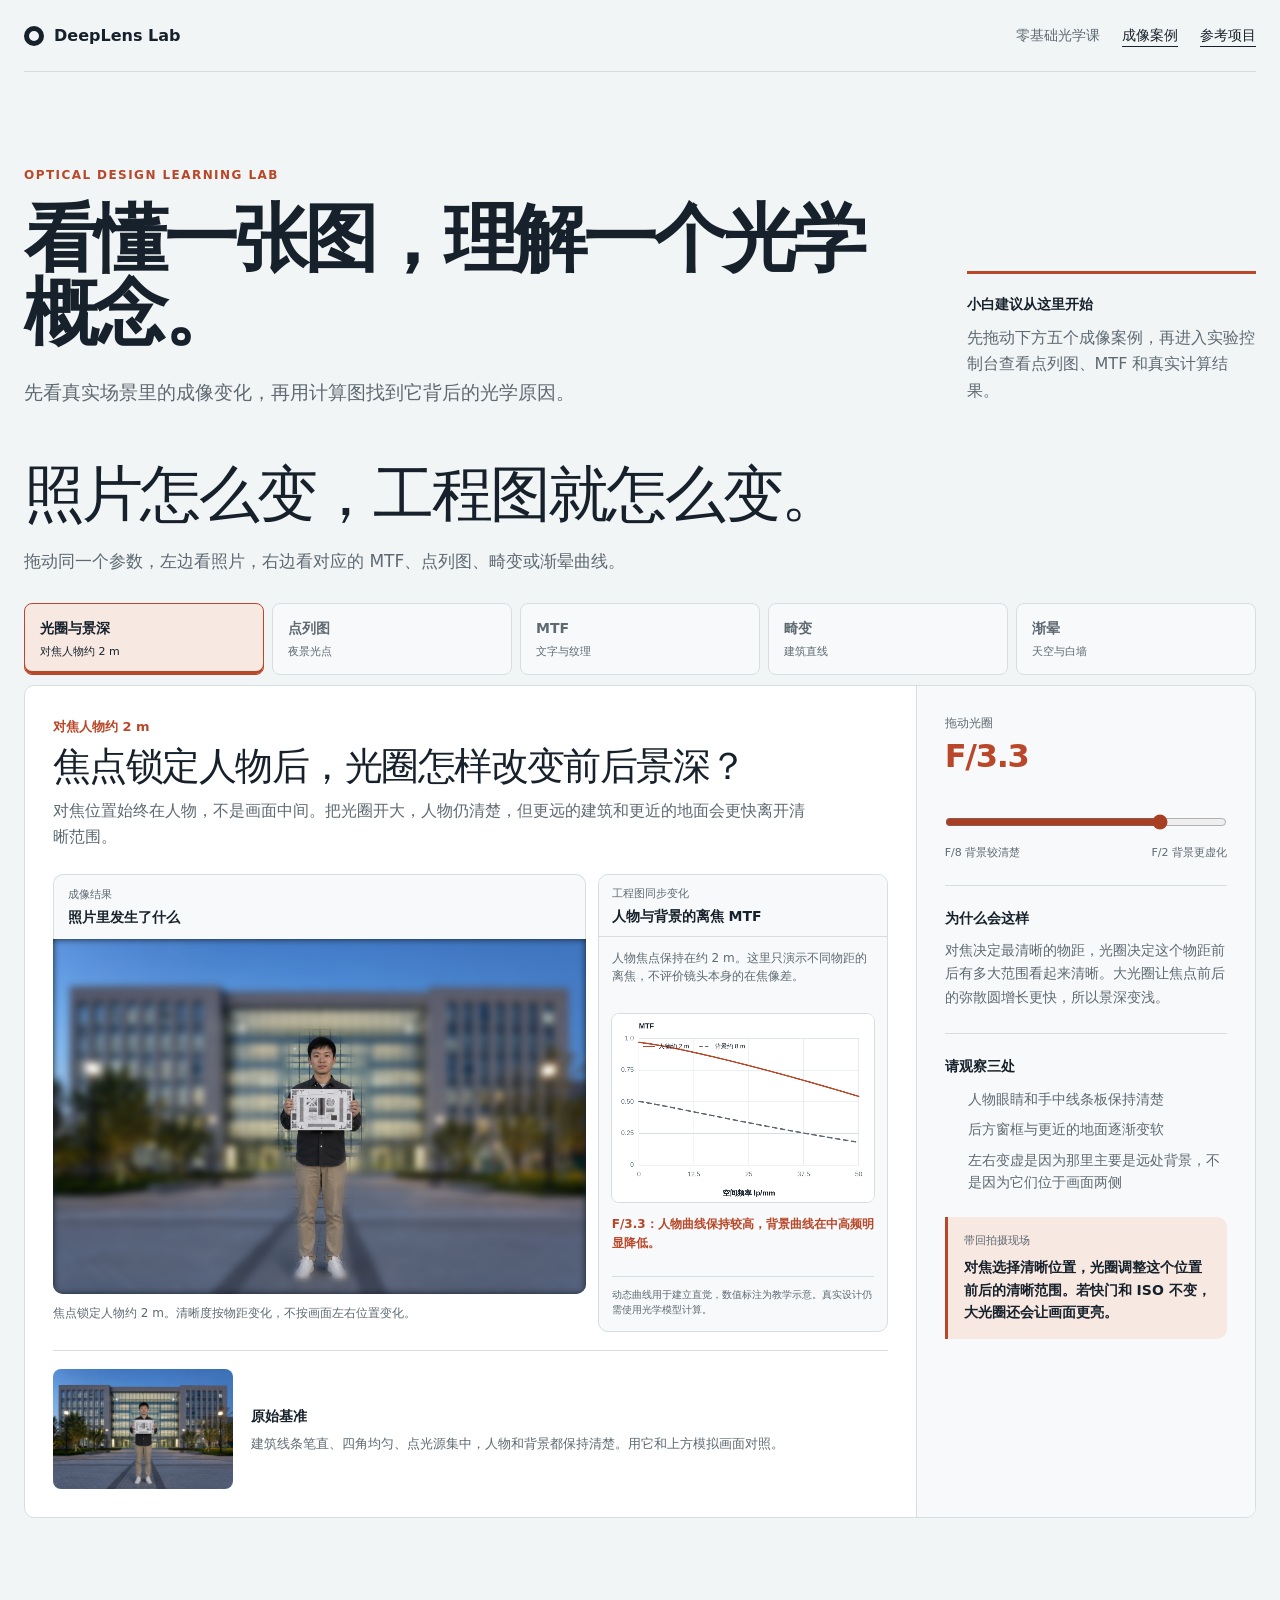
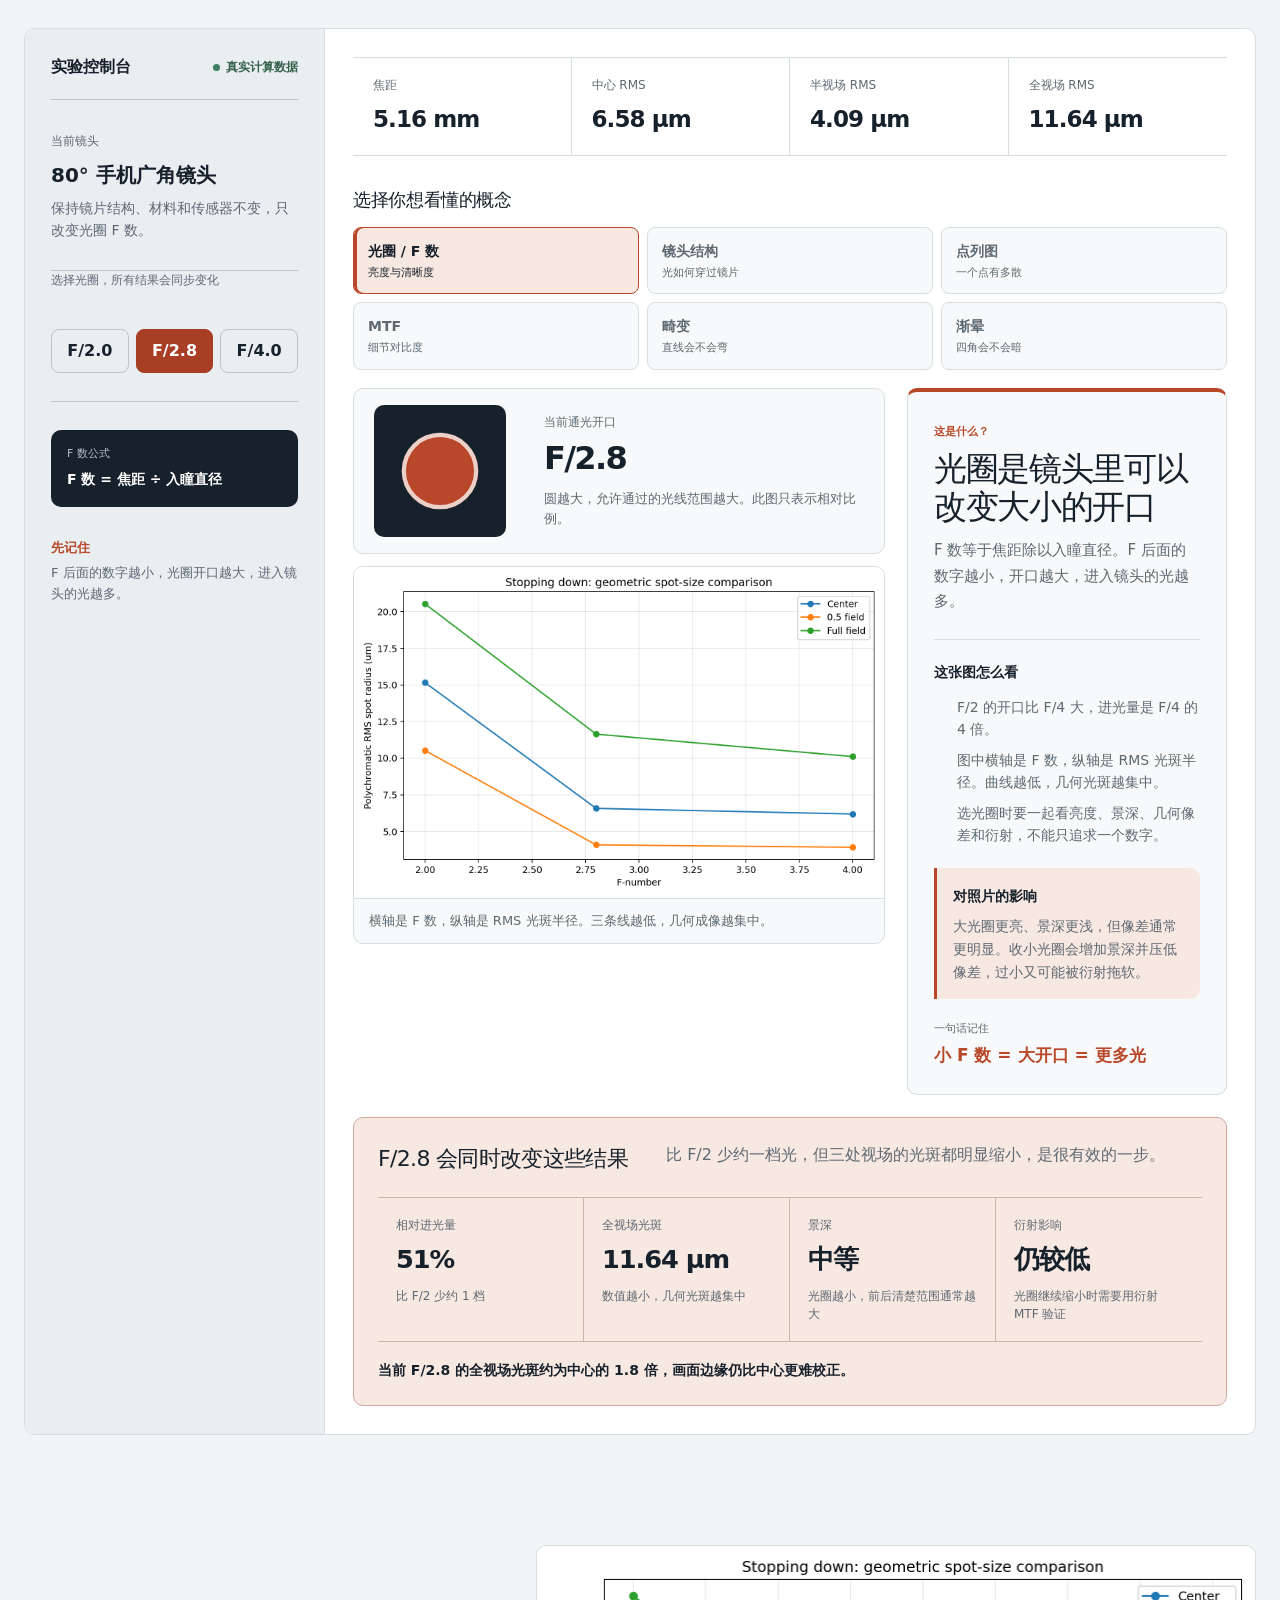
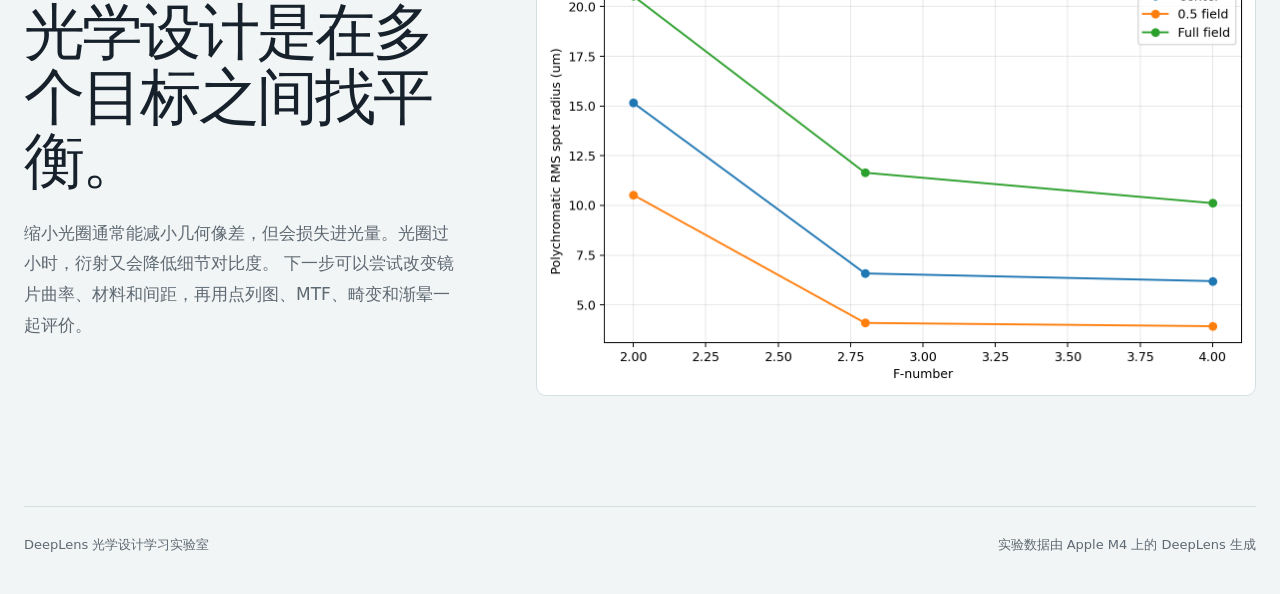
<file: index.html>
<!doctype html>
<html lang="zh-CN">
  <head>
    <meta charset="UTF-8" />
    <meta name="viewport" content="width=device-width, initial-scale=1.0" />
    <meta
      name="description"
      content="用可拖动的成像案例和 DeepLens 计算图，看懂光圈、点列图、MTF、畸变与渐晕。"
    />
    <link rel="canonical" href="https://shjwjj.github.io/deeplens-optics-lab/" />
    <meta property="og:type" content="website" />
    <meta property="og:locale" content="zh_CN" />
    <meta property="og:title" content="DeepLens 光学设计学习实验室" />
    <meta
      property="og:description"
      content="零基础用互动成像案例看懂光圈、点列图、MTF、畸变与渐晕。"
    />
    <meta
      property="og:image"
      content="https://shjwjj.github.io/deeplens-optics-lab/og.png"
    />
    <meta name="twitter:card" content="summary_large_image" />
    <meta name="twitter:title" content="DeepLens 光学设计学习实验室" />
    <meta
      name="twitter:description"
      content="零基础用互动成像案例看懂光圈、点列图、MTF、畸变与渐晕。"
    />
    <meta
      name="twitter:image"
      content="https://shjwjj.github.io/deeplens-optics-lab/og.png"
    />
    <title>DeepLens 光学设计学习实验室</title>
    <script type="module" crossorigin src="./assets/index-DnwTyn7C.js"></script>
    <link rel="stylesheet" crossorigin href="./assets/index-DYHHNEfr.css">
  </head>
  <body>
    <div id="root"></div>
  </body>
</html>
</file>
<file: assets/index-DYHHNEfr.css>
/*! tailwindcss v4.2.1 | MIT License | https://tailwindcss.com */
@layer properties{@supports (((-webkit-hyphens:none)) and (not (margin-trim:inline))) or ((-moz-orient:inline) and (not (color:rgb(from red r g b)))){*,:before,:after,::backdrop{--tw-rotate-x:initial;--tw-rotate-y:initial;--tw-rotate-z:initial;--tw-skew-x:initial;--tw-skew-y:initial;--tw-blur:initial;--tw-brightness:initial;--tw-contrast:initial;--tw-grayscale:initial;--tw-hue-rotate:initial;--tw-invert:initial;--tw-opacity:initial;--tw-saturate:initial;--tw-sepia:initial;--tw-drop-shadow:initial;--tw-drop-shadow-color:initial;--tw-drop-shadow-alpha:100%;--tw-drop-shadow-size:initial}}}@layer theme{:root,:host{--font-sans:ui-sans-serif, system-ui, sans-serif, "Apple Color Emoji", "Segoe UI Emoji", "Segoe UI Symbol", "Noto Color Emoji";--font-mono:ui-monospace, SFMono-Regular, Menlo, Monaco, Consolas, "Liberation Mono", "Courier New", monospace;--spacing:.25rem;--default-font-family:var(--font-sans);--default-mono-font-family:var(--font-mono)}}@layer base{*,:after,:before,::backdrop{box-sizing:border-box;border:0 solid;margin:0;padding:0}::file-selector-button{box-sizing:border-box;border:0 solid;margin:0;padding:0}html,:host{-webkit-text-size-adjust:100%;tab-size:4;line-height:1.5;font-family:var(--default-font-family,ui-sans-serif, system-ui, sans-serif, "Apple Color Emoji", "Segoe UI Emoji", "Segoe UI Symbol", "Noto Color Emoji");font-feature-settings:var(--default-font-feature-settings,normal);font-variation-settings:var(--default-font-variation-settings,normal);-webkit-tap-highlight-color:transparent}hr{height:0;color:inherit;border-top-width:1px}abbr:where([title]){-webkit-text-decoration:underline dotted;text-decoration:underline dotted}h1,h2,h3,h4,h5,h6{font-size:inherit;font-weight:inherit}a{color:inherit;-webkit-text-decoration:inherit;-webkit-text-decoration:inherit;-webkit-text-decoration:inherit;-webkit-text-decoration:inherit;text-decoration:inherit}b,strong{font-weight:bolder}code,kbd,samp,pre{font-family:var(--default-mono-font-family,ui-monospace, SFMono-Regular, Menlo, Monaco, Consolas, "Liberation Mono", "Courier New", monospace);font-feature-settings:var(--default-mono-font-feature-settings,normal);font-variation-settings:var(--default-mono-font-variation-settings,normal);font-size:1em}small{font-size:80%}sub,sup{vertical-align:baseline;font-size:75%;line-height:0;position:relative}sub{bottom:-.25em}sup{top:-.5em}table{text-indent:0;border-color:inherit;border-collapse:collapse}:-moz-focusring{outline:auto}progress{vertical-align:baseline}summary{display:list-item}ol,ul,menu{list-style:none}img,svg,video,canvas,audio,iframe,embed,object{vertical-align:middle;display:block}img,video{max-width:100%;height:auto}button,input,select,optgroup,textarea{font:inherit;font-feature-settings:inherit;font-variation-settings:inherit;letter-spacing:inherit;color:inherit;opacity:1;background-color:#0000;border-radius:0}::file-selector-button{font:inherit;font-feature-settings:inherit;font-variation-settings:inherit;letter-spacing:inherit;color:inherit;opacity:1;background-color:#0000;border-radius:0}:where(select:is([multiple],[size])) optgroup{font-weight:bolder}:where(select:is([multiple],[size])) optgroup option{padding-inline-start:20px}::file-selector-button{margin-inline-end:4px}::placeholder{opacity:1}@supports (not ((-webkit-appearance:-apple-pay-button))) or (contain-intrinsic-size:1px){::placeholder{color:currentColor}@supports (color:color-mix(in lab, red, red)){::placeholder{color:color-mix(in oklab, currentcolor 50%, transparent)}}}textarea{resize:vertical}::-webkit-search-decoration{-webkit-appearance:none}::-webkit-date-and-time-value{min-height:1lh;text-align:inherit}::-webkit-datetime-edit{display:inline-flex}::-webkit-datetime-edit-fields-wrapper{padding:0}::-webkit-datetime-edit{padding-block:0}::-webkit-datetime-edit-year-field{padding-block:0}::-webkit-datetime-edit-month-field{padding-block:0}::-webkit-datetime-edit-day-field{padding-block:0}::-webkit-datetime-edit-hour-field{padding-block:0}::-webkit-datetime-edit-minute-field{padding-block:0}::-webkit-datetime-edit-second-field{padding-block:0}::-webkit-datetime-edit-millisecond-field{padding-block:0}::-webkit-datetime-edit-meridiem-field{padding-block:0}::-webkit-calendar-picker-indicator{line-height:1}:-moz-ui-invalid{box-shadow:none}button,input:where([type=button],[type=reset],[type=submit]){appearance:button}::file-selector-button{appearance:button}::-webkit-inner-spin-button{height:auto}::-webkit-outer-spin-button{height:auto}[hidden]:where(:not([hidden=until-found])){display:none!important}}@layer components;@layer utilities{.relative{position:relative}.start{inset-inline-start:var(--spacing)}.table{display:table}.transform{transform:var(--tw-rotate-x,) var(--tw-rotate-y,) var(--tw-rotate-z,) var(--tw-skew-x,) var(--tw-skew-y,)}.filter{filter:var(--tw-blur,) var(--tw-brightness,) var(--tw-contrast,) var(--tw-grayscale,) var(--tw-hue-rotate,) var(--tw-invert,) var(--tw-saturate,) var(--tw-sepia,) var(--tw-drop-shadow,)}}:root{--lightningcss-light:initial;--lightningcss-dark: ;color-scheme:light dark;--paper:#f2f5f6;--panel:#fff;--panel-subtle:#f7f9fa;--control:#e9eef1;--ink:#17212b;--muted:#5e6972;--line:#d7dee2;--line-strong:#bac6cc;--accent:#b94729;--accent-solid:#a83f24;--accent-contrast:#fff;--soft-accent:#f7e8e2;--formula:#17212b;--formula-muted:#b5c0c7;--success:#35614c;--success-dot:#3f8062;--radius:10px}@media (prefers-color-scheme:dark){:root{--lightningcss-light: ;--lightningcss-dark:initial}}*{box-sizing:border-box}html{scroll-behavior:smooth}body{background:var(--paper);color:var(--ink);font-family:var(--font-geist-sans), "PingFang SC", "Microsoft YaHei", sans-serif;margin:0}button,a{font:inherit}button{cursor:pointer}button:focus-visible,a:focus-visible{outline:3px solid var(--accent)}@supports (color:color-mix(in lab, red, red)){button:focus-visible,a:focus-visible{outline:3px solid color-mix(in srgb, var(--accent) 38%, transparent)}}button:focus-visible,a:focus-visible{outline-offset:3px}button:active{transform:translateY(1px)}main{min-height:100dvh}.topbar{border-bottom:1px solid var(--line);justify-content:space-between;align-items:center;width:min(1380px,100% - 48px);height:72px;margin:0 auto;display:flex}.brand{color:var(--ink);align-items:center;gap:10px;font-weight:720;text-decoration:none;display:inline-flex}.brand-mark{border:5px solid var(--ink);width:20px;height:20px;box-shadow:inset 0 0 0 2px var(--paper);border-radius:50%}.top-meta{color:var(--muted);align-items:center;gap:22px;font-size:14px;display:flex}.top-meta a{color:var(--ink);border-bottom:1px solid;text-decoration:none}.intro{grid-template-columns:minmax(0,1.7fr) minmax(280px,.55fr);align-items:end;gap:48px;width:min(1380px,100% - 48px);min-height:390px;margin:0 auto;padding:68px 0 54px;display:grid}.eyebrow{color:var(--accent);font-family:var(--font-geist-mono), monospace;letter-spacing:.12em;margin:0 0 18px;font-size:12px;font-weight:700}h1{letter-spacing:-.055em;max-width:940px;margin:0;font-size:clamp(46px,5.8vw,82px);font-weight:660;line-height:1}.lede{max-width:680px;color:var(--muted);margin:26px 0 0;font-size:19px;line-height:1.65}.intro-note{border-top:3px solid var(--accent);padding:20px 0 4px}.intro-note strong{margin-bottom:10px;font-size:14px;display:block}.intro-note p{color:var(--muted);margin:0;line-height:1.65}.imaging-cases{width:min(1380px,100% - 48px);margin:0 auto 110px}.case-intro{max-width:840px;margin-bottom:28px}.case-intro h2{letter-spacing:-.045em;margin:0;font-size:clamp(38px,4.8vw,66px);line-height:1.05}.case-intro p{max-width:680px;color:var(--muted);margin:20px 0 0;font-size:17px;line-height:1.7}.case-tabs{grid-template-columns:repeat(5,minmax(0,1fr));gap:8px;margin-bottom:10px;display:grid}.case-tabs button{text-align:left;min-width:0;min-height:72px;color:var(--muted);background:var(--panel-subtle);border:1px solid var(--line);border-radius:8px;padding:13px 15px}.case-tabs button:hover,.case-tabs button:focus-visible{border-color:var(--accent)}.case-tabs button.active{color:var(--ink);background:var(--soft-accent);border-color:var(--accent);box-shadow:inset 0 -3px 0 var(--accent)}.case-tabs strong,.case-tabs span{display:block}.case-tabs strong{margin-bottom:5px;font-size:14px}.case-tabs span{font-size:11px}.case-workbench{background:var(--panel);border:1px solid var(--line);border-radius:var(--radius);grid-template-columns:minmax(0,1.45fr) minmax(320px,.55fr);display:grid;overflow:hidden}.case-visual-area{border-right:1px solid var(--line);min-width:0;padding:28px}.case-heading>span{color:var(--accent);font-size:13px;font-weight:700}.case-heading h3{letter-spacing:-.04em;margin:7px 0 10px;font-size:clamp(26px,3vw,42px);line-height:1.1}.case-heading p{max-width:760px;color:var(--muted);margin:0;line-height:1.65}.case-linked-visuals{grid-template-columns:minmax(0,1.35fr) minmax(290px,.65fr);align-items:start;gap:12px;margin-top:24px;display:grid}.case-simulation,.engineering-figure{min-width:0;margin:0}.case-figure-heading{background:var(--panel-subtle);border:1px solid var(--line);border-radius:var(--radius) var(--radius) 0 0;border-bottom:0;min-height:58px;padding:12px 14px}.case-figure-heading span,.case-figure-heading strong{display:block}.case-figure-heading span{color:var(--muted);margin-bottom:4px;font-size:11px}.case-figure-heading strong{font-size:14px;line-height:1.35}.case-canvas-shell{aspect-ratio:3/2;background:var(--formula);border-radius:0 0 var(--radius) var(--radius);position:relative;overflow:hidden}.case-canvas-shell canvas{opacity:0;width:100%;height:100%;display:block}.case-canvas-shell canvas.ready{opacity:1}.case-loading,.case-error{text-align:center;color:var(--formula-muted);place-content:center;gap:8px;padding:24px;display:grid;position:absolute;inset:0}.case-loading strong,.case-error strong{color:var(--accent-contrast)}.case-loading span,.case-error span{font-size:13px}.case-simulation figcaption{color:var(--muted);margin-top:10px;font-size:12px;line-height:1.55}.engineering-figure{background:var(--panel-subtle);border:1px solid var(--line);border-radius:var(--radius);padding-bottom:14px;overflow:hidden}.engineering-figure .case-figure-heading{border:0;border-bottom:1px solid var(--line);border-radius:0;min-height:57px;padding:11px 13px 10px}.engineering-figure>p{min-height:76px;color:var(--muted);margin:0;padding:12px 13px;font-size:12px;line-height:1.55}.engineering-canvas-shell{aspect-ratio:1.385;background:var(--panel);border:1px solid var(--line);border-radius:8px;margin:0 12px;overflow:hidden}.engineering-canvas-shell canvas{width:100%;height:100%;display:block}.engineering-summary{min-height:52px;color:var(--accent);margin:12px 13px 0;font-size:12px;font-weight:700;line-height:1.55;display:block}.engineering-figure figcaption{color:var(--muted);border-top:1px solid var(--line);margin:9px 13px 0;padding-top:10px;font-size:10px;line-height:1.5}.case-baseline{border-top:1px solid var(--line);grid-template-columns:180px minmax(0,1fr);align-items:center;gap:18px;margin-top:18px;padding-top:18px;display:grid}.case-baseline img{aspect-ratio:3/2;object-fit:cover;border-radius:8px;width:100%;display:block}.case-baseline strong{font-size:14px}.case-baseline p{color:var(--muted);margin:6px 0 0;font-size:13px;line-height:1.55}.case-teaching-panel{background:var(--panel-subtle);padding:28px}.case-control label,.case-control output{display:block}.case-control label{color:var(--muted);font-size:12px}.case-control output{min-height:58px;color:var(--accent);letter-spacing:-.04em;margin:7px 0 16px;font-size:clamp(22px,2.5vw,32px);font-weight:720;line-height:1.12}.case-control input{width:100%;accent-color:var(--accent-solid)}.case-range-labels{color:var(--muted);justify-content:space-between;gap:18px;margin-top:8px;font-size:11px;line-height:1.4;display:flex}.case-range-labels span:last-child{text-align:right}.case-principle,.case-observe{border-top:1px solid var(--line);margin-top:24px;padding-top:20px}.case-principle>strong,.case-observe>strong{font-size:14px}.case-principle p{color:var(--muted);margin:9px 0 0;font-size:14px;line-height:1.68}.case-observe ol{margin:10px 0 0;padding-left:20px}.case-observe li{color:var(--muted);margin-bottom:8px;padding-left:3px;font-size:14px;line-height:1.58}.case-observe li:last-child{margin-bottom:0}.case-takeaway{background:var(--soft-accent);border-left:3px solid var(--accent);border-radius:0 var(--radius) var(--radius) 0;margin-top:24px;padding:16px}.case-takeaway span,.case-takeaway strong{display:block}.case-takeaway span{color:var(--muted);margin-bottom:7px;font-size:11px}.case-takeaway strong{font-size:14px;line-height:1.6}.lab{background:var(--panel);border:1px solid var(--line);border-radius:var(--radius);grid-template-columns:300px minmax(0,1fr);width:min(1380px,100% - 48px);margin:0 auto;display:grid;overflow:hidden}.controls{background:var(--control);border-right:1px solid var(--line);padding:26px}.control-heading{border-bottom:1px solid var(--line-strong);justify-content:space-between;align-items:center;gap:12px;padding-bottom:20px;font-weight:720;display:flex}.status-dot{color:var(--success);white-space:nowrap;font-size:12px;font-weight:650}.status-dot:before{content:"";background:var(--success-dot);border-radius:50%;width:7px;height:7px;margin-right:6px;display:inline-block}.lens-name{border-bottom:1px solid var(--line-strong);padding:28px 0}.lens-name span,fieldset legend{color:var(--muted);font-size:12px}.lens-name strong{margin:8px 0;font-size:20px;display:block}.lens-name p{color:var(--muted);margin:0;font-size:14px;line-height:1.55}fieldset{border:0;border-bottom:1px solid var(--line-strong);margin:0;padding:28px 0}fieldset legend{margin-bottom:12px}.aperture-options{grid-template-columns:repeat(3,1fr);gap:7px;display:grid}.aperture-options button{min-height:44px;color:var(--ink);border:1px solid var(--line-strong);background:0 0;border-radius:8px;font-weight:650}.aperture-options button:hover,.aperture-options button:focus-visible{border-color:var(--accent)}.aperture-options button.selected{color:var(--accent-contrast);background:var(--accent-solid);border-color:var(--accent-solid)}.formula{color:var(--accent-contrast);background:var(--formula);border-radius:var(--radius);margin:28px 0 16px;padding:16px}.formula span{color:var(--formula-muted);font-family:var(--font-geist-mono), monospace;margin-bottom:5px;font-size:11px;display:block}.formula strong{font-size:14px}.beginner-note{padding:15px 0 0}.beginner-note strong{color:var(--accent);margin-bottom:5px;font-size:13px;display:block}.beginner-note p{color:var(--muted);margin:0;font-size:13px;line-height:1.6}.workspace{min-width:0;padding:28px}.metrics{border-top:1px solid var(--line);border-bottom:1px solid var(--line);grid-template-columns:repeat(4,minmax(0,1fr));display:grid}.metrics article{border-right:1px solid var(--line);padding:18px 20px}.metrics article:last-child{border-right:0}.metrics span{color:var(--muted);margin-bottom:8px;font-size:12px;display:block}.metrics strong{letter-spacing:-.04em;font-size:clamp(19px,1.8vw,29px)}.concept-picker{margin-top:30px}.concept-picker h2{letter-spacing:-.02em;margin:0 0 14px;font-size:18px}.view-tabs{grid-template-columns:repeat(3,minmax(0,1fr));gap:8px;display:grid}.view-tabs button{text-align:left;min-width:0;color:var(--muted);background:var(--panel-subtle);border:1px solid var(--line);border-radius:8px;padding:13px 14px}.view-tabs button:hover,.view-tabs button:focus-visible{border-color:var(--accent)}.view-tabs button.active{color:var(--ink);background:var(--soft-accent);border-color:var(--accent);box-shadow:inset 3px 0 0 var(--accent)}.view-tabs strong,.view-tabs span{display:block}.view-tabs strong{margin-bottom:3px;font-size:14px}.view-tabs span{font-size:11px;line-height:1.4}.learning-stage{grid-template-columns:minmax(0,1.45fr) minmax(320px,.75fr);align-items:start;gap:22px;margin-top:18px;display:grid}.visual-column{min-width:0}.aperture-demo{background:var(--panel-subtle);border:1px solid var(--line);border-radius:var(--radius);grid-template-columns:148px minmax(0,1fr);align-items:center;gap:22px;margin-bottom:12px;padding:16px 20px;display:grid}.pupil-stage{background:var(--formula);border-radius:var(--radius);place-items:center;width:132px;height:132px;display:grid;overflow:hidden}.pupil-circle{background:var(--accent);border:6px solid var(--accent-contrast);width:108px;height:108px}@supports (color:color-mix(in lab, red, red)){.pupil-circle{border:6px solid color-mix(in srgb, var(--accent-contrast) 75%, transparent)}}.pupil-circle{border-radius:50%;transition:transform .26s cubic-bezier(.16,1,.3,1)}.aperture-demo span,.aperture-demo strong{display:block}.aperture-demo span{color:var(--muted);font-size:12px}.aperture-demo strong{letter-spacing:-.05em;margin:3px 0 7px;font-size:32px}.aperture-demo p{color:var(--muted);margin:0;font-size:13px;line-height:1.55}.visual{background:var(--panel-subtle);border:1px solid var(--line);border-radius:var(--radius);margin:0;overflow:hidden}.visual img{object-fit:contain;background:#fdfdfc;width:100%;min-height:310px;max-height:520px;display:block}.visual figcaption{color:var(--muted);border-top:1px solid var(--line);padding:12px 15px;font-size:13px;line-height:1.5}.concept-guide{background:var(--panel-subtle);border:1px solid var(--line);border-top:4px solid var(--accent);border-radius:var(--radius);padding:26px}.guide-kicker{color:var(--accent);font-family:var(--font-geist-mono), monospace;font-size:11px;font-weight:700}.concept-guide h3{letter-spacing:-.04em;margin:8px 0 12px;font-size:clamp(24px,2.6vw,34px);line-height:1.15}.plain-definition{color:var(--muted);margin:0;font-size:15px;line-height:1.7}.guide-block{border-top:1px solid var(--line);margin-top:24px;padding-top:20px}.guide-block>strong,.photo-impact>strong{font-size:14px}.guide-block ol{margin:12px 0 0;padding-left:20px}.guide-block li{color:var(--muted);margin-bottom:9px;padding-left:3px;font-size:14px;line-height:1.58}.guide-block li:last-child{margin-bottom:0}.photo-impact{background:var(--soft-accent);border-left:3px solid var(--accent);border-radius:0 var(--radius) var(--radius) 0;margin-top:22px;padding:16px}.photo-impact p{color:var(--muted);margin:7px 0 0;font-size:14px;line-height:1.62}.remember-line{margin-top:22px}.remember-line span,.remember-line strong{display:block}.remember-line span{color:var(--muted);margin-bottom:5px;font-size:11px}.remember-line strong{color:var(--accent);font-size:17px}.impact-section{background:var(--soft-accent);border:1px solid var(--accent);margin-top:22px;padding:24px}@supports (color:color-mix(in lab, red, red)){.impact-section{border:1px solid color-mix(in srgb, var(--accent) 35%, var(--line))}}.impact-section{border-radius:var(--radius)}.impact-heading{grid-template-columns:minmax(220px,.65fr) minmax(0,1.35fr);align-items:start;gap:30px;display:grid}.impact-heading h3{letter-spacing:-.03em;margin:0;font-size:22px}.impact-heading p{color:var(--muted);margin:0;line-height:1.65}.impact-grid{border-top:1px solid var(--accent);grid-template-columns:repeat(4,minmax(0,1fr));margin-top:22px;display:grid}@supports (color:color-mix(in lab, red, red)){.impact-grid{border-top:1px solid color-mix(in srgb, var(--accent) 28%, var(--line))}}.impact-grid{border-bottom:1px solid var(--accent)}@supports (color:color-mix(in lab, red, red)){.impact-grid{border-bottom:1px solid color-mix(in srgb, var(--accent) 28%, var(--line))}}.impact-grid article{border-right:1px solid var(--accent);min-width:0;padding:18px}@supports (color:color-mix(in lab, red, red)){.impact-grid article{border-right:1px solid color-mix(in srgb, var(--accent) 28%, var(--line))}}.impact-grid article:last-child{border-right:0}.impact-grid span,.impact-grid strong{display:block}.impact-grid span{color:var(--muted);font-size:12px}.impact-grid strong{letter-spacing:-.04em;margin:6px 0 8px;font-size:clamp(20px,2vw,28px)}.impact-grid p{color:var(--muted);margin:0;font-size:12px;line-height:1.5}.aperture-takeaway{color:var(--ink);margin:18px 0 0;font-size:14px;font-weight:650}.lesson{grid-template-columns:minmax(280px,.75fr) minmax(0,1.25fr);align-items:center;gap:80px;width:min(1380px,100% - 48px);margin:110px auto;display:grid}.lesson h2{letter-spacing:-.045em;margin:0 0 24px;font-size:clamp(38px,4.8vw,66px);line-height:1.05}.lesson p{color:var(--muted);margin:0;font-size:17px;line-height:1.8}.lesson img{border:1px solid var(--line);border-radius:var(--radius);background:#fdfdfc;width:100%;display:block}footer{width:min(1380px,100% - 48px);color:var(--muted);border-top:1px solid var(--line);justify-content:space-between;gap:22px;margin:0 auto;padding:28px 0 40px;font-size:13px;display:flex}@media (prefers-color-scheme:dark){:root{--paper:#10171d;--panel:#162028;--panel-subtle:#121b21;--control:#1b262e;--ink:#edf2f3;--muted:#a9b4ba;--line:#34414a;--line-strong:#43515a;--accent:#ef8c6c;--accent-solid:#9f3d24;--soft-accent:#2b211f;--formula:#0d1318;--formula-muted:#aeb9c0;--success:#a5cbb5;--success-dot:#66a882}}@media (width<=1120px){.case-workbench{grid-template-columns:1fr}.case-visual-area{border-right:0;border-bottom:1px solid var(--line)}.case-teaching-panel{grid-template-columns:minmax(260px,.8fr) minmax(0,1.2fr);column-gap:32px;display:grid}.case-principle{border-top:0;grid-area:1/2;margin-top:0;padding-top:0}.case-observe{grid-column:2}.case-takeaway{grid-column:1;align-self:end}.learning-stage{grid-template-columns:1fr}.concept-guide{grid-template-columns:minmax(0,.9fr) minmax(280px,1.1fr);column-gap:30px;display:grid}.guide-kicker,.concept-guide h3,.plain-definition,.remember-line{grid-column:1}.guide-block,.photo-impact{grid-column:2}.guide-block{border-top:0;grid-row:1/span 3;margin-top:0;padding-top:0}.photo-impact{grid-row:4/span 2}.remember-line{align-self:end}.impact-grid{grid-template-columns:repeat(2,minmax(0,1fr))}.impact-grid article:nth-child(2){border-right:0}.impact-grid article:nth-child(-n+2){border-bottom:1px solid var(--accent)}@supports (color:color-mix(in lab, red, red)){.impact-grid article:nth-child(-n+2){border-bottom:1px solid color-mix(in srgb, var(--accent) 28%, var(--line))}}}@media (width<=900px){.case-tabs{grid-template-columns:repeat(2,minmax(0,1fr))}.case-tabs button:last-child{grid-column:1/-1}.intro{grid-template-columns:1fr;min-height:auto;padding-top:50px}.intro-note{max-width:560px}.lab{grid-template-columns:1fr}.controls{border-right:0;border-bottom:1px solid var(--line)}.workspace{padding:20px}.metrics{grid-template-columns:repeat(2,1fr)}.metrics article:nth-child(2){border-right:0}.metrics article:nth-child(-n+2){border-bottom:1px solid var(--line)}.lesson{grid-template-columns:1fr;gap:36px;margin:80px auto}}@media (width<=700px){.case-linked-visuals{grid-template-columns:1fr}.engineering-figure>p,.engineering-summary{min-height:0}.case-teaching-panel{display:block}.case-principle,.case-observe,.case-takeaway{margin-top:24px}.case-principle{border-top:1px solid var(--line);padding-top:20px}.concept-guide{display:block}.guide-block{border-top:1px solid var(--line);margin-top:24px;padding-top:20px}.impact-heading{grid-template-columns:1fr;gap:10px}}@media (width<=600px){.topbar,.intro,.imaging-cases,.lab,.lesson,footer{width:min(100% - 28px,1380px)}.top-meta span{display:none}h1{font-size:43px}.imaging-cases{margin-bottom:80px}.case-tabs{grid-template-columns:1fr}.case-tabs button:last-child{grid-column:auto}.case-visual-area,.case-teaching-panel{padding:18px}.case-baseline{grid-template-columns:1fr}.case-baseline img{width:180px}.workspace{padding:14px}.metrics article{padding:15px}.view-tabs{grid-template-columns:repeat(2,minmax(0,1fr))}.aperture-demo{grid-template-columns:112px minmax(0,1fr);gap:16px;padding:14px}.pupil-stage{width:104px;height:104px}.pupil-circle{width:84px;height:84px}.visual img{min-height:220px}.concept-guide,.impact-section{padding:20px}.impact-grid{grid-template-columns:1fr}.impact-grid article,.impact-grid article:nth-child(2){border-right:0;border-bottom:1px solid var(--accent)}@supports (color:color-mix(in lab, red, red)){.impact-grid article,.impact-grid article:nth-child(2){border-bottom:1px solid color-mix(in srgb, var(--accent) 28%, var(--line))}}.impact-grid article:last-child{border-bottom:0}footer{flex-direction:column}}@media (prefers-reduced-motion:reduce){html{scroll-behavior:auto}.pupil-circle{transition:none}}@property --tw-rotate-x{syntax:"*";inherits:false}@property --tw-rotate-y{syntax:"*";inherits:false}@property --tw-rotate-z{syntax:"*";inherits:false}@property --tw-skew-x{syntax:"*";inherits:false}@property --tw-skew-y{syntax:"*";inherits:false}@property --tw-blur{syntax:"*";inherits:false}@property --tw-brightness{syntax:"*";inherits:false}@property --tw-contrast{syntax:"*";inherits:false}@property --tw-grayscale{syntax:"*";inherits:false}@property --tw-hue-rotate{syntax:"*";inherits:false}@property --tw-invert{syntax:"*";inherits:false}@property --tw-opacity{syntax:"*";inherits:false}@property --tw-saturate{syntax:"*";inherits:false}@property --tw-sepia{syntax:"*";inherits:false}@property --tw-drop-shadow{syntax:"*";inherits:false}@property --tw-drop-shadow-color{syntax:"*";inherits:false}@property --tw-drop-shadow-alpha{syntax:"<percentage>";inherits:false;initial-value:100%}@property --tw-drop-shadow-size{syntax:"*";inherits:false}
</file>
